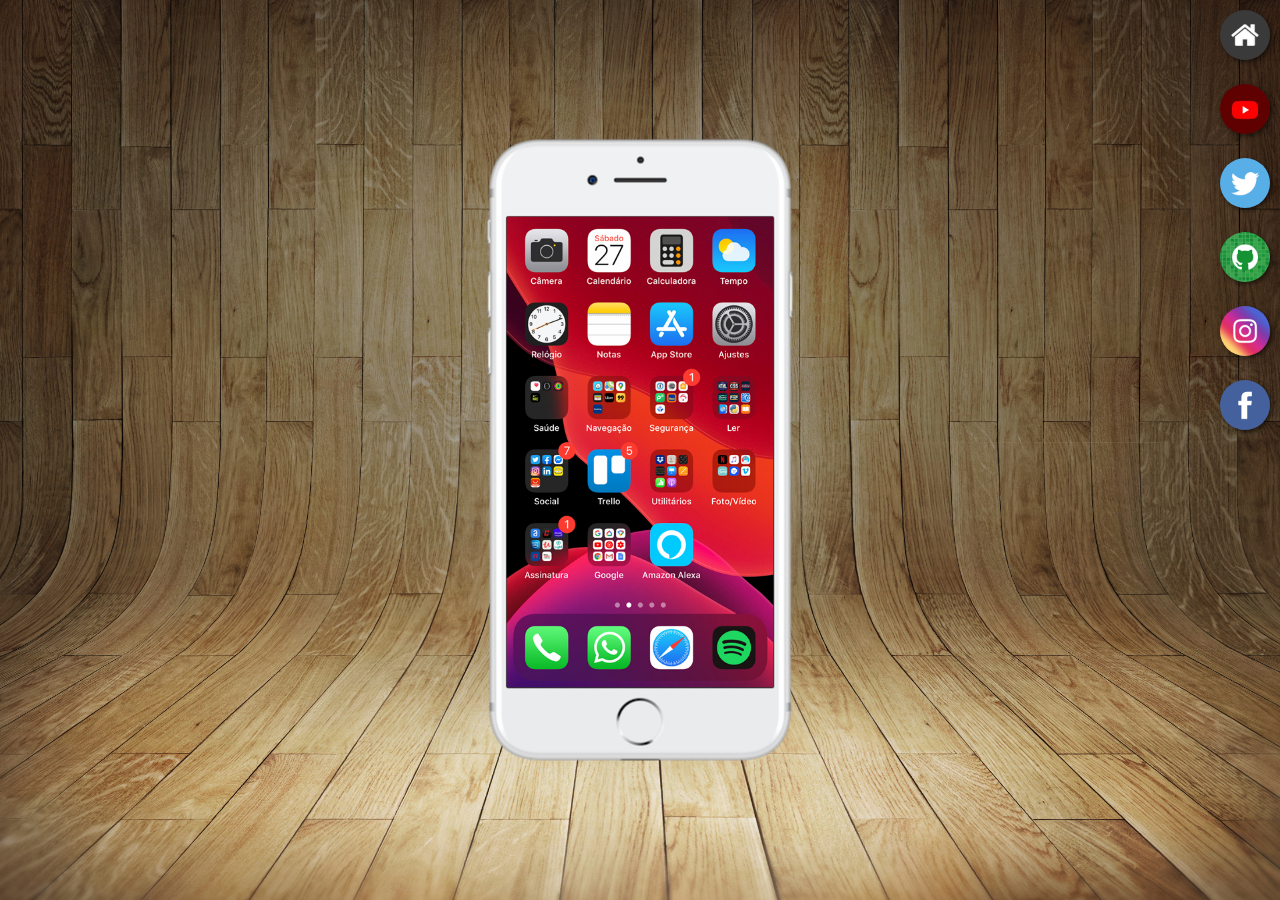
<file: index.html>
<!DOCTYPE html>
<html lang="pt-br">
<head>
    <meta charset="UTF-8">
    <meta name="viewport" content="width=device-width, initial-scale=1.0">
    <title>Projeto redes sociais</title>
    <link rel="stylesheet" href="estilos/style.css">
    <link rel="shortcut icon" href="favicon.ico" type="image/x-icon">
</head>
<body>
   <main>
     <section id="telefone">
       <iframe src="home.html" name="tela" id="tela" frameborder="0">
         Seu navegador não é compatível.
       </iframe>
     </section>

     <section id="redes-sociais">
        <a href="home.html" target="tela"><img src="imagens/logo-home.jpg" alt="home"></a> <br>
        <a href="youtube.html" target="tela"><img src="imagens/logo-youtube.jpg" alt="YouTube"></a> <br>
        <a href="twitter.html" target="tela"><img src="imagens/logo-twitter.jpg" alt="Twitter"></a> <br>
        <a href="github.html" target="tela"><img src="imagens/logo-github.jpg" alt="GitHub"></a> <br>
        <a href="instagram.html" target="tela"><img src="imagens/logo-instagram.jpg" alt="Instagram"></a> <br>
        <a href="facebook.html" target="tela"><img src="imagens/logo-facebook.jpg" alt="Facebook"></a>
     </section>
   </main>
</body>
</html>
</file>
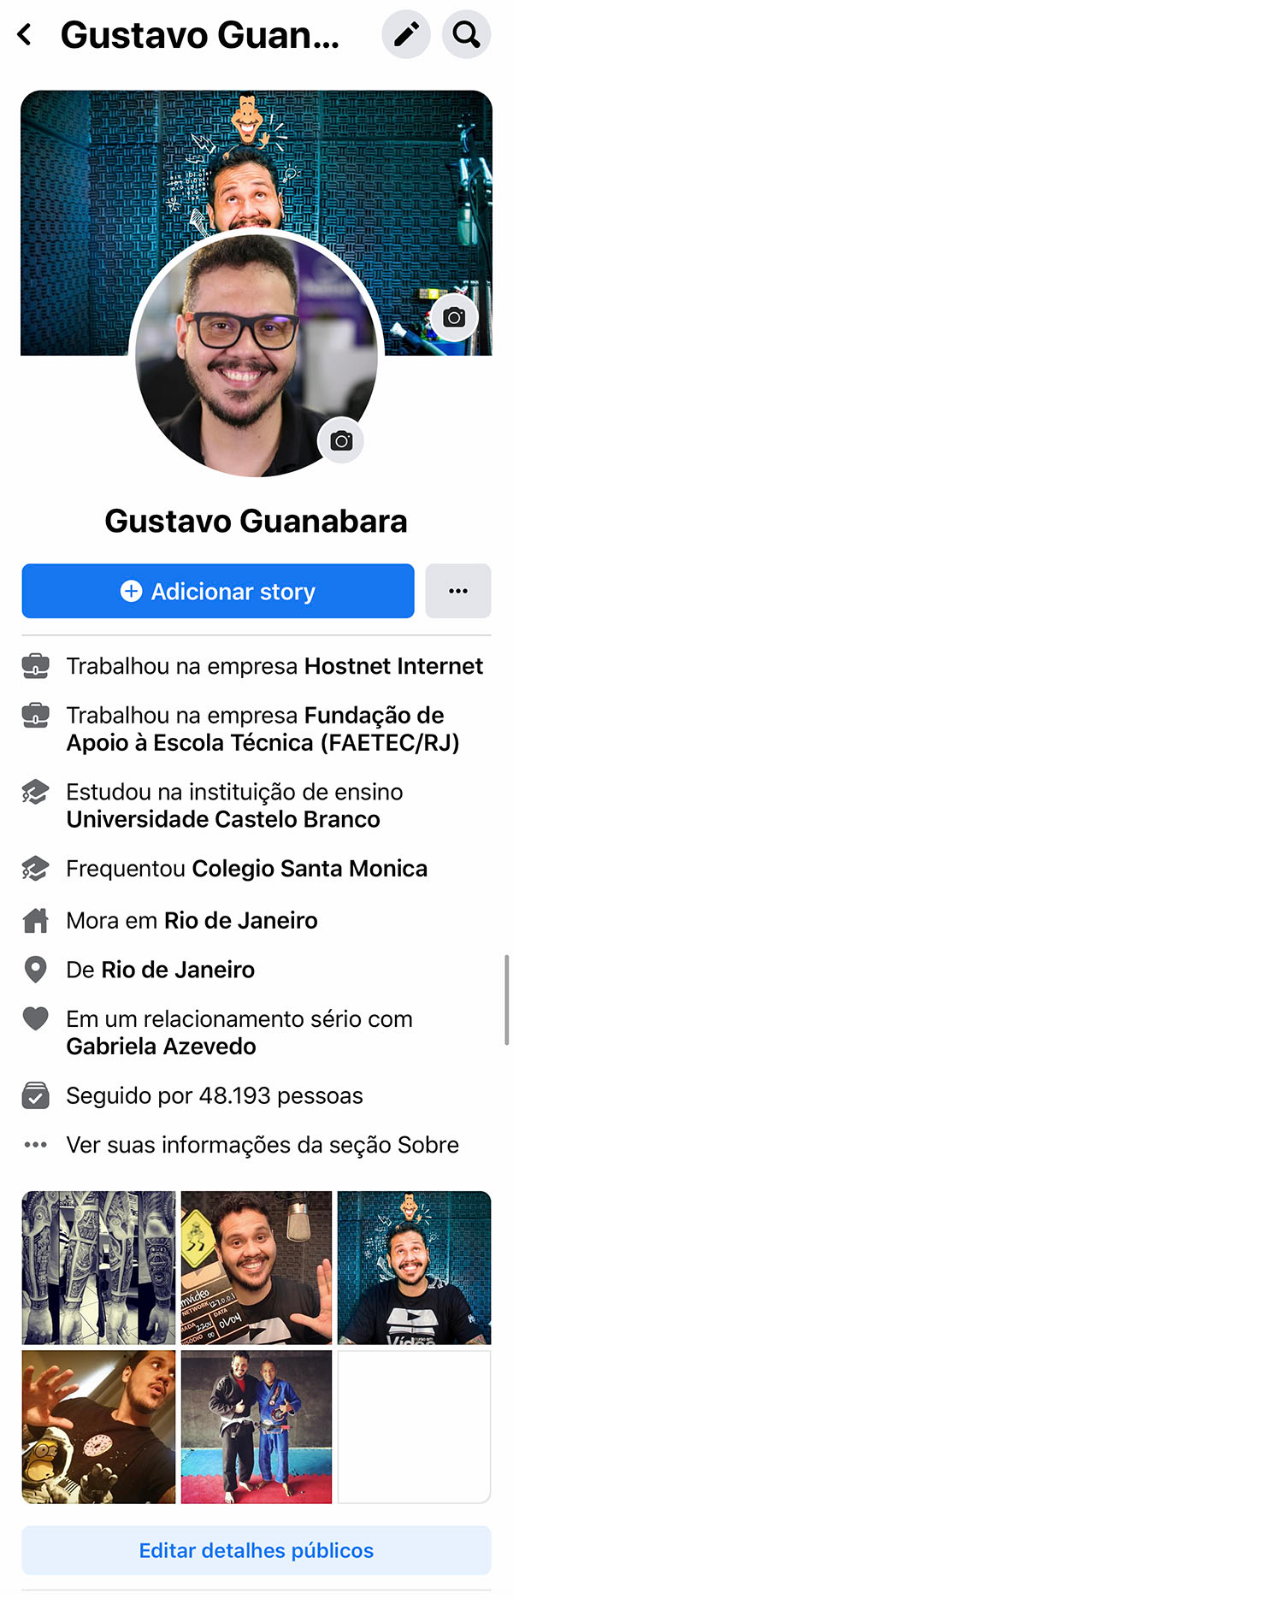
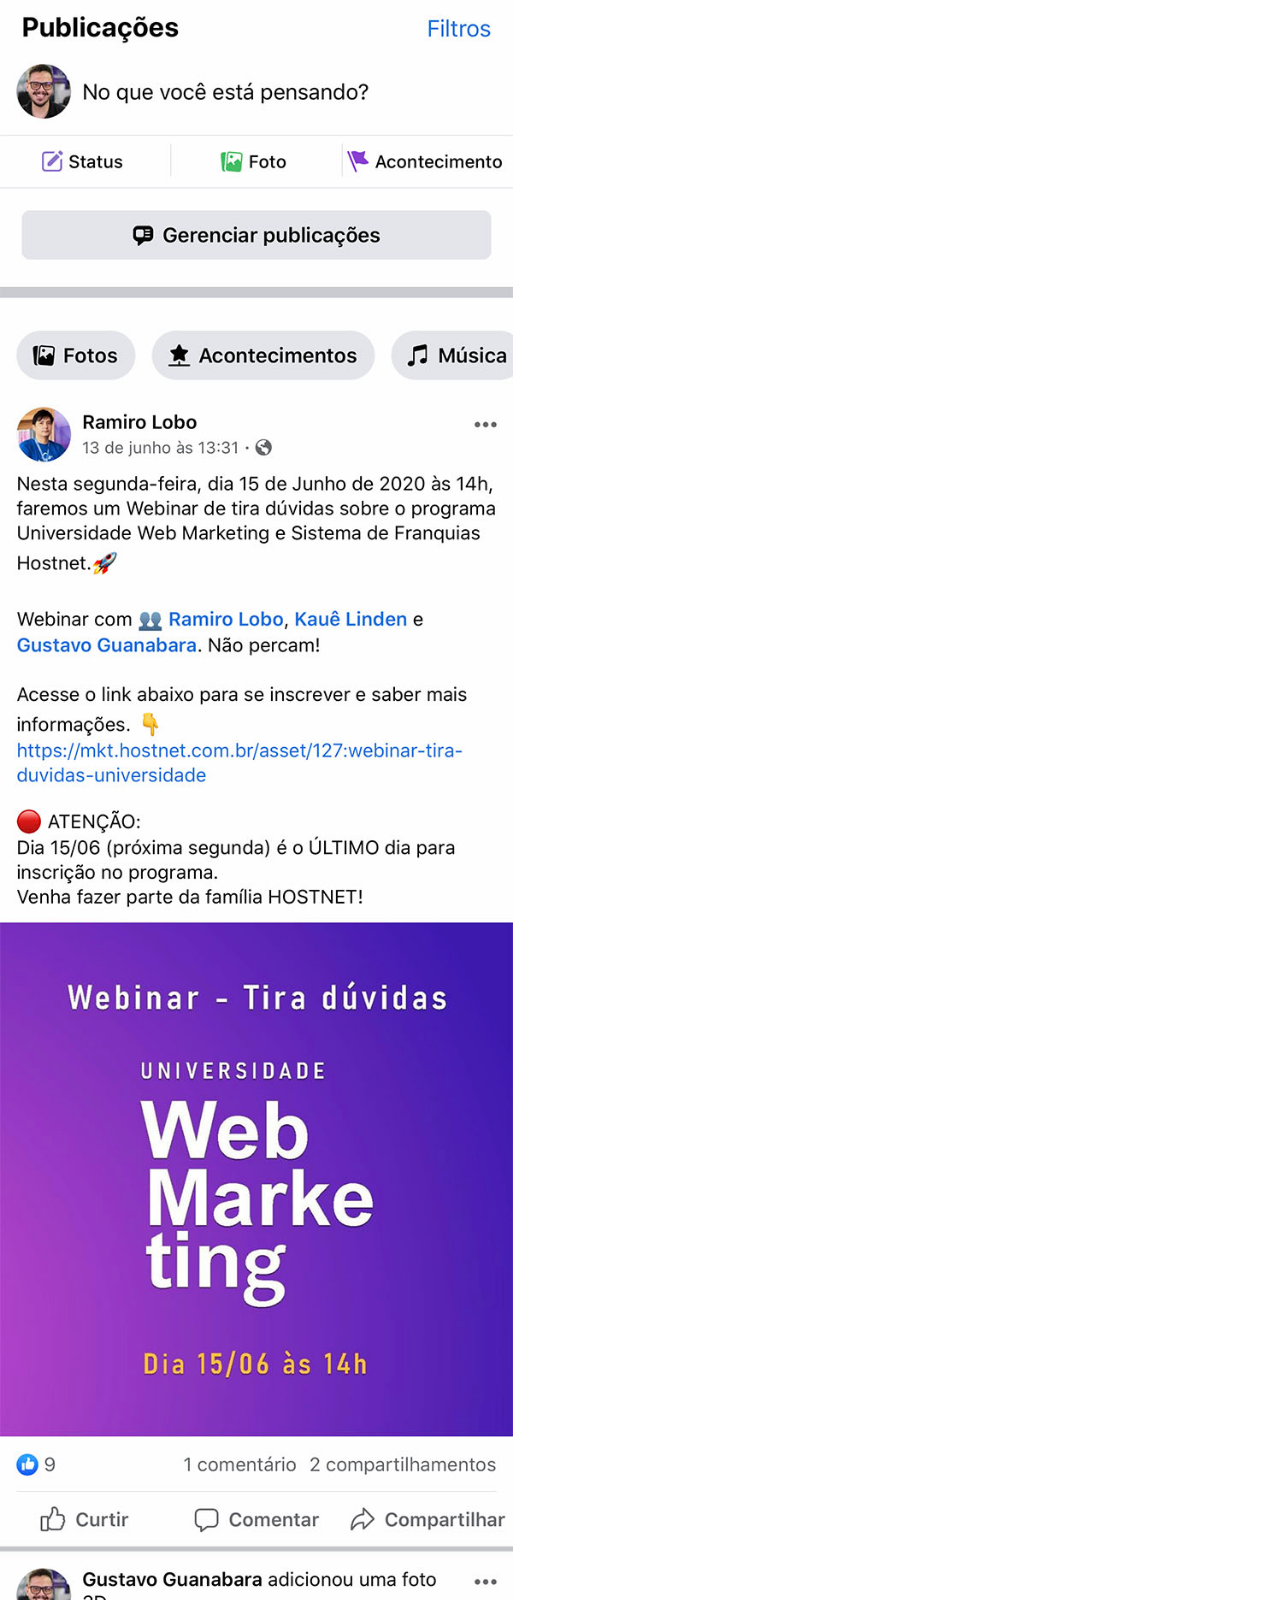
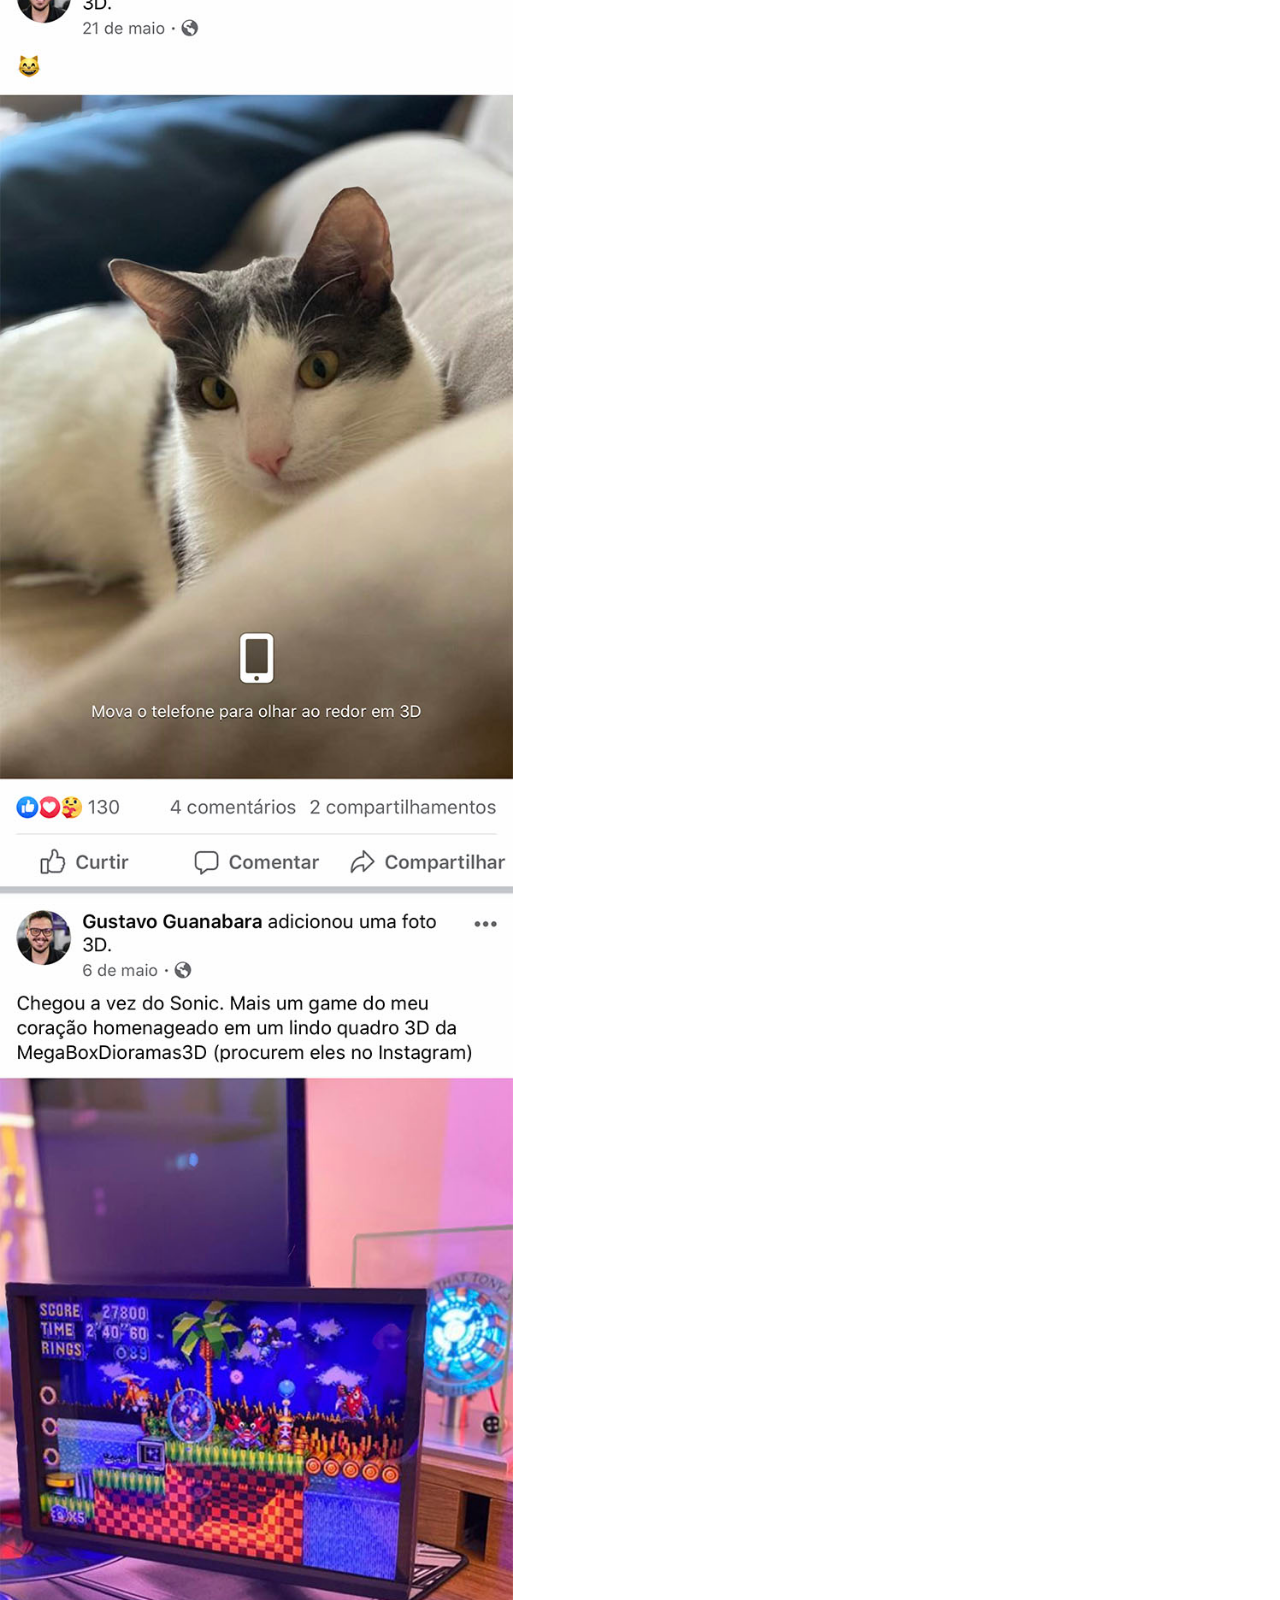
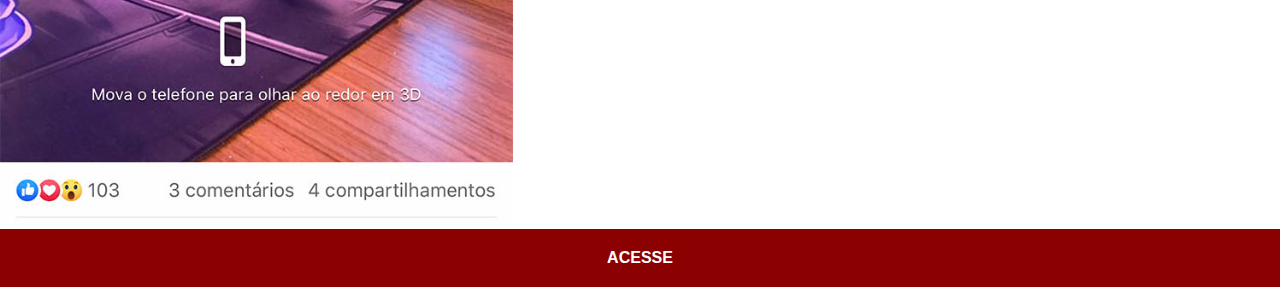
<file: facebook.html>
<!DOCTYPE html>
<html lang="pt-br">
<head>
    <meta charset="UTF-8">
    <meta name="viewport" content="width=device-width, initial-scale=1.0">
    <title>Facebook</title>
    <link rel="stylesheet" href="estilos/social.css">
</head>
<body>
    <img src="imagens/tela-facebook.jpg" alt="">
    <a href="#">ACESSE</a>
</body>
</html>
</file>
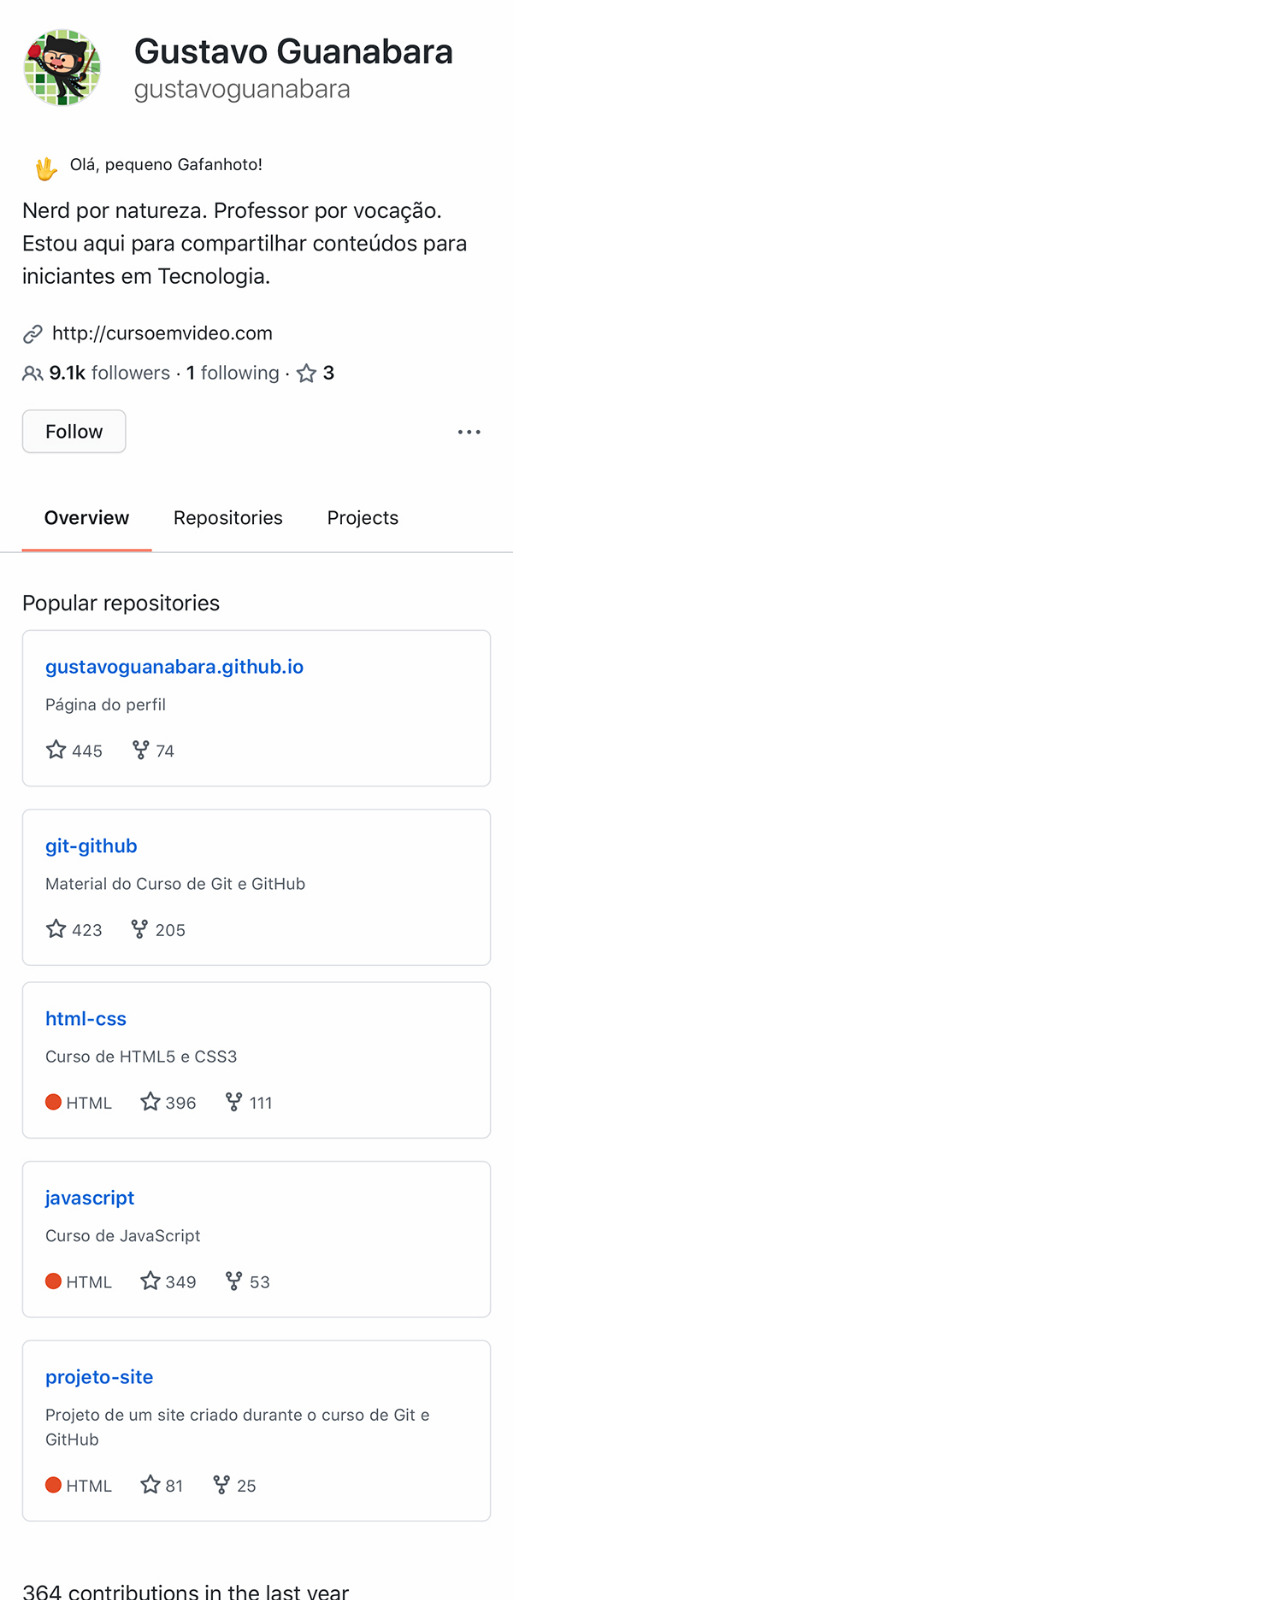
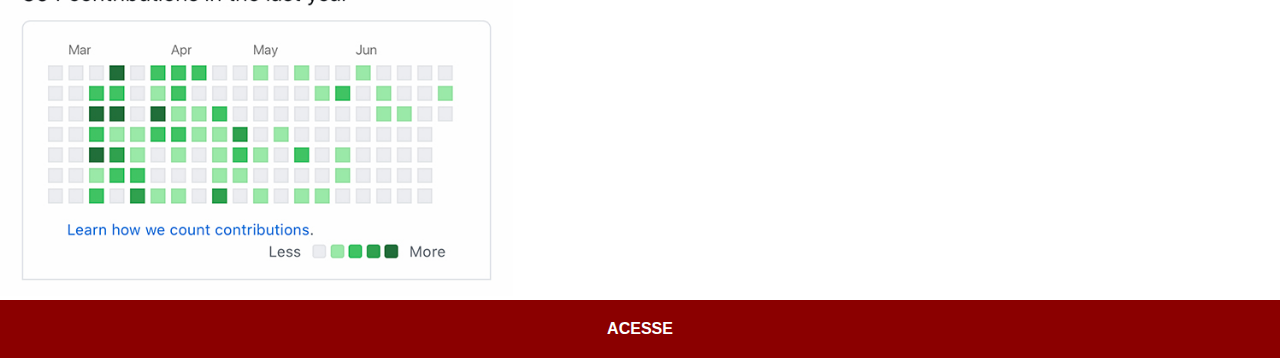
<file: github.html>
<!DOCTYPE html>
<html lang="pt-br">
<head>
    <meta charset="UTF-8">
    <meta name="viewport" content="width=device-width, initial-scale=1.0">
    <title>Github</title>
    <link rel="stylesheet" href="estilos/social.css">
</head>
<body>
    <img src="imagens/tela-github.jpg" alt="">
    <a href="#">ACESSE</a>
</body>
</html>
</file>
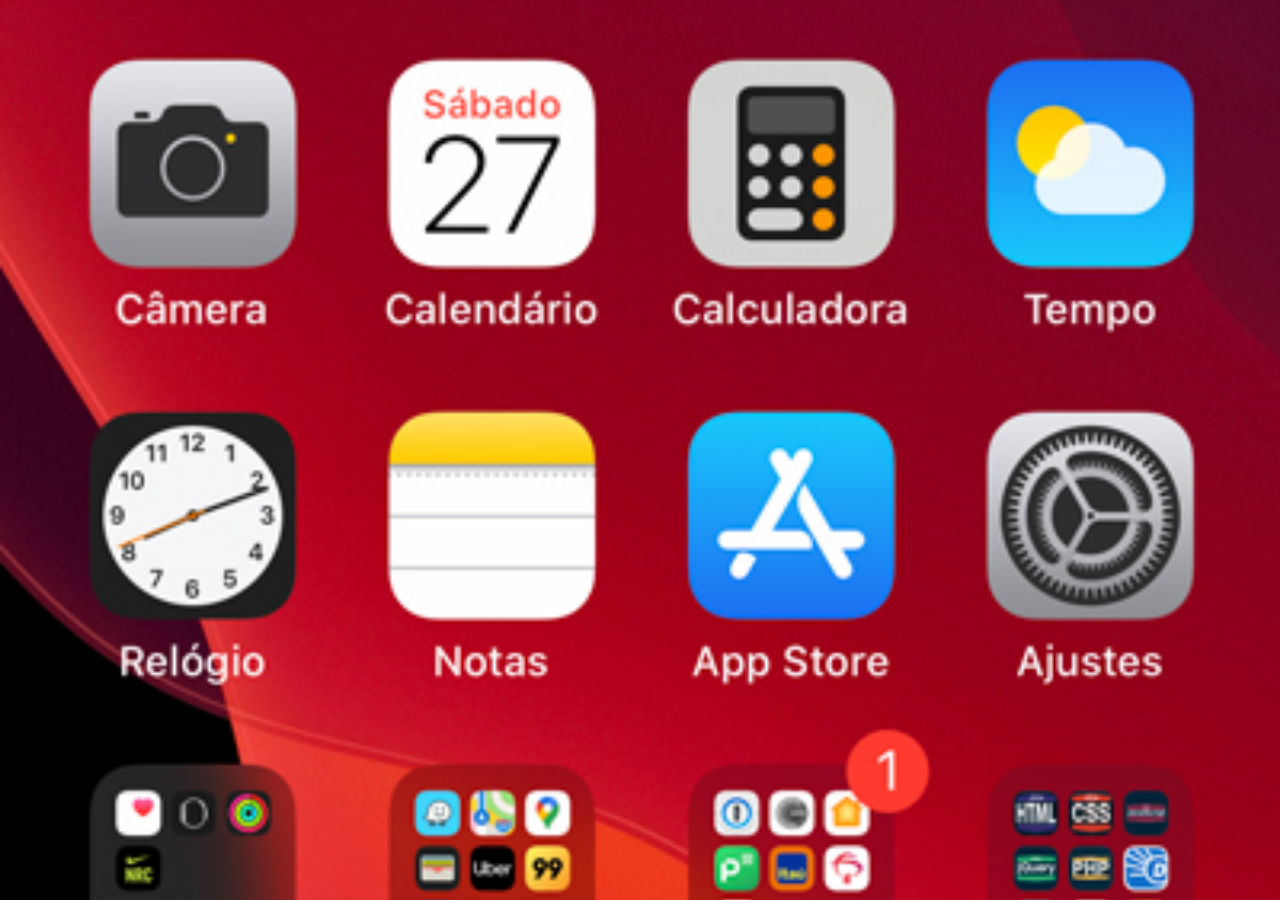
<file: home.html>
<!DOCTYPE html>
<html lang="pt-br">
<head>
    <meta charset="UTF-8">
    <meta name="viewport" content="width=device-width, initial-scale=1.0">
    <title>home</title>
    <style>
        *{
            margin: 0px;
            padding: 0px;
        }

        body{
            width: 100vw;
            height: 100vh;
            background: black url('imagens/tela-home.jpg') no-repeat top center;
            background-size: cover;
        }
    </style>
</head>
<body>
    
</body>
</html>
</file>
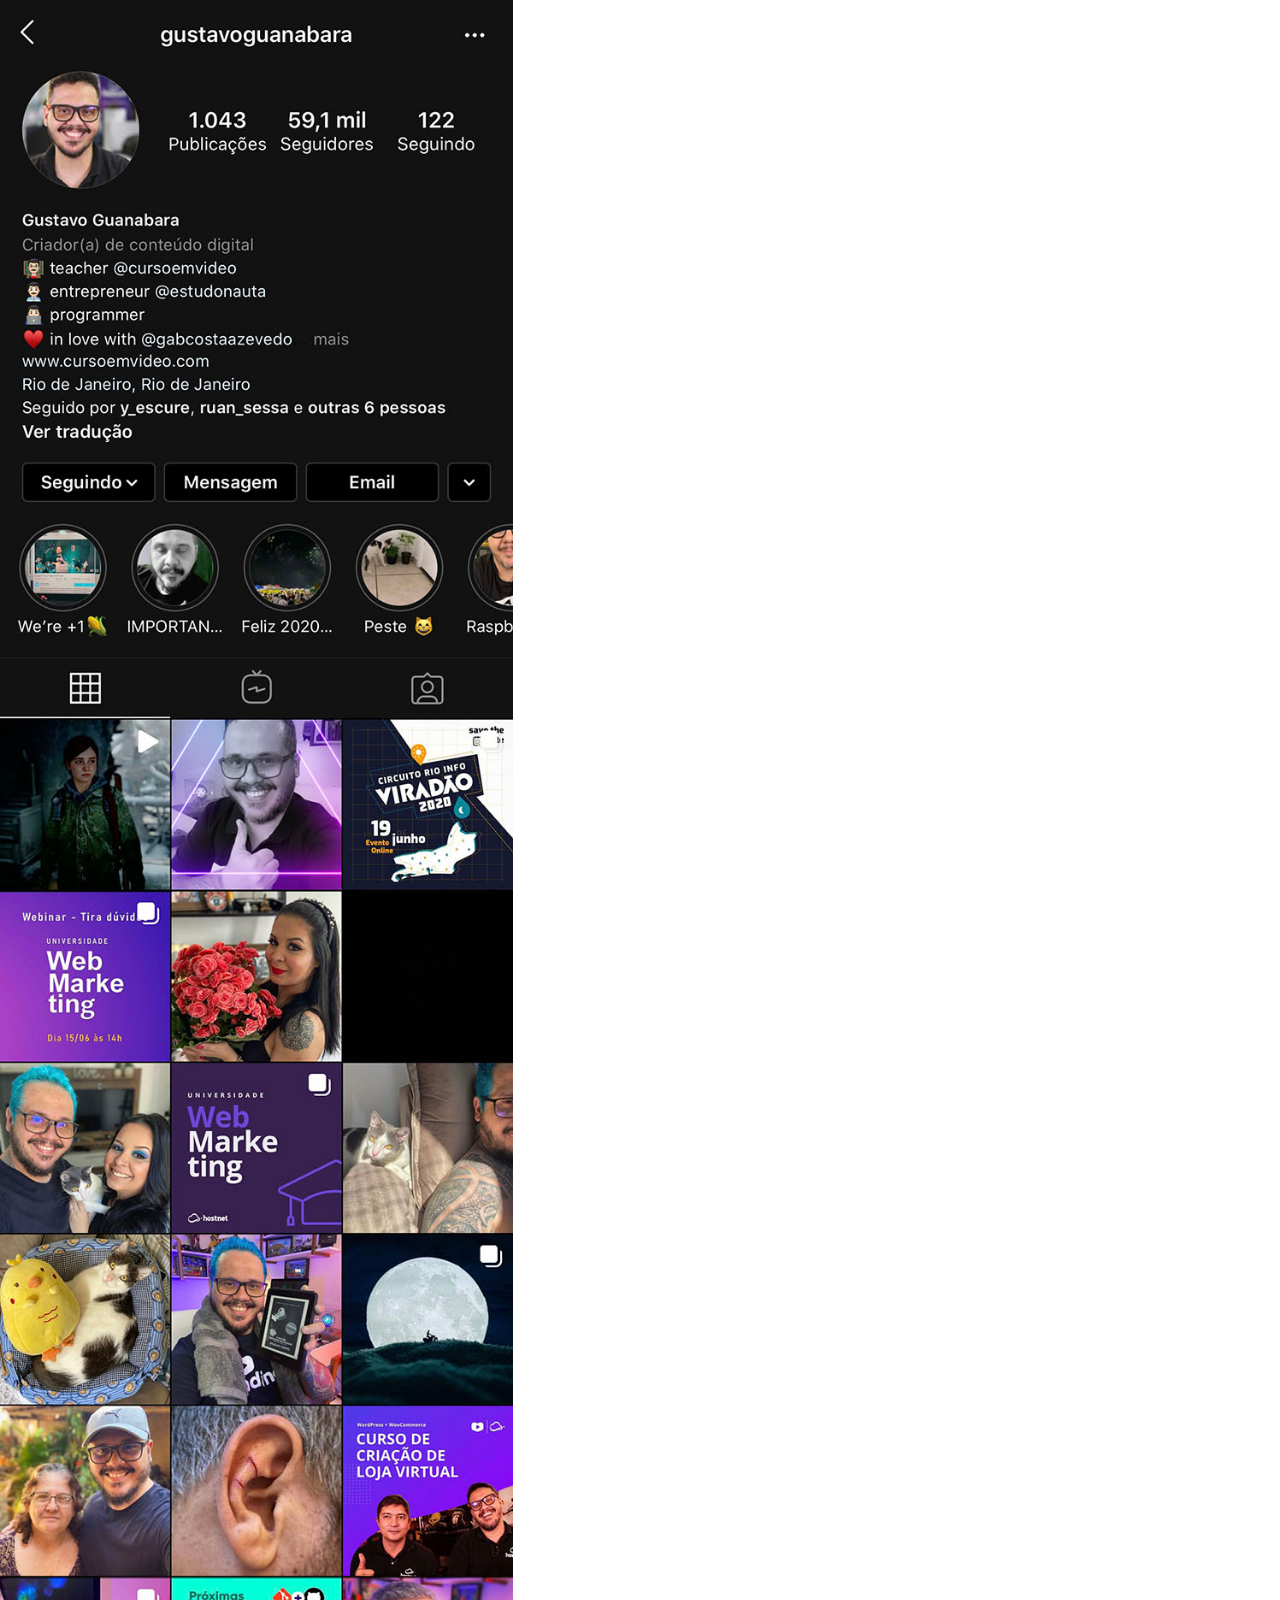
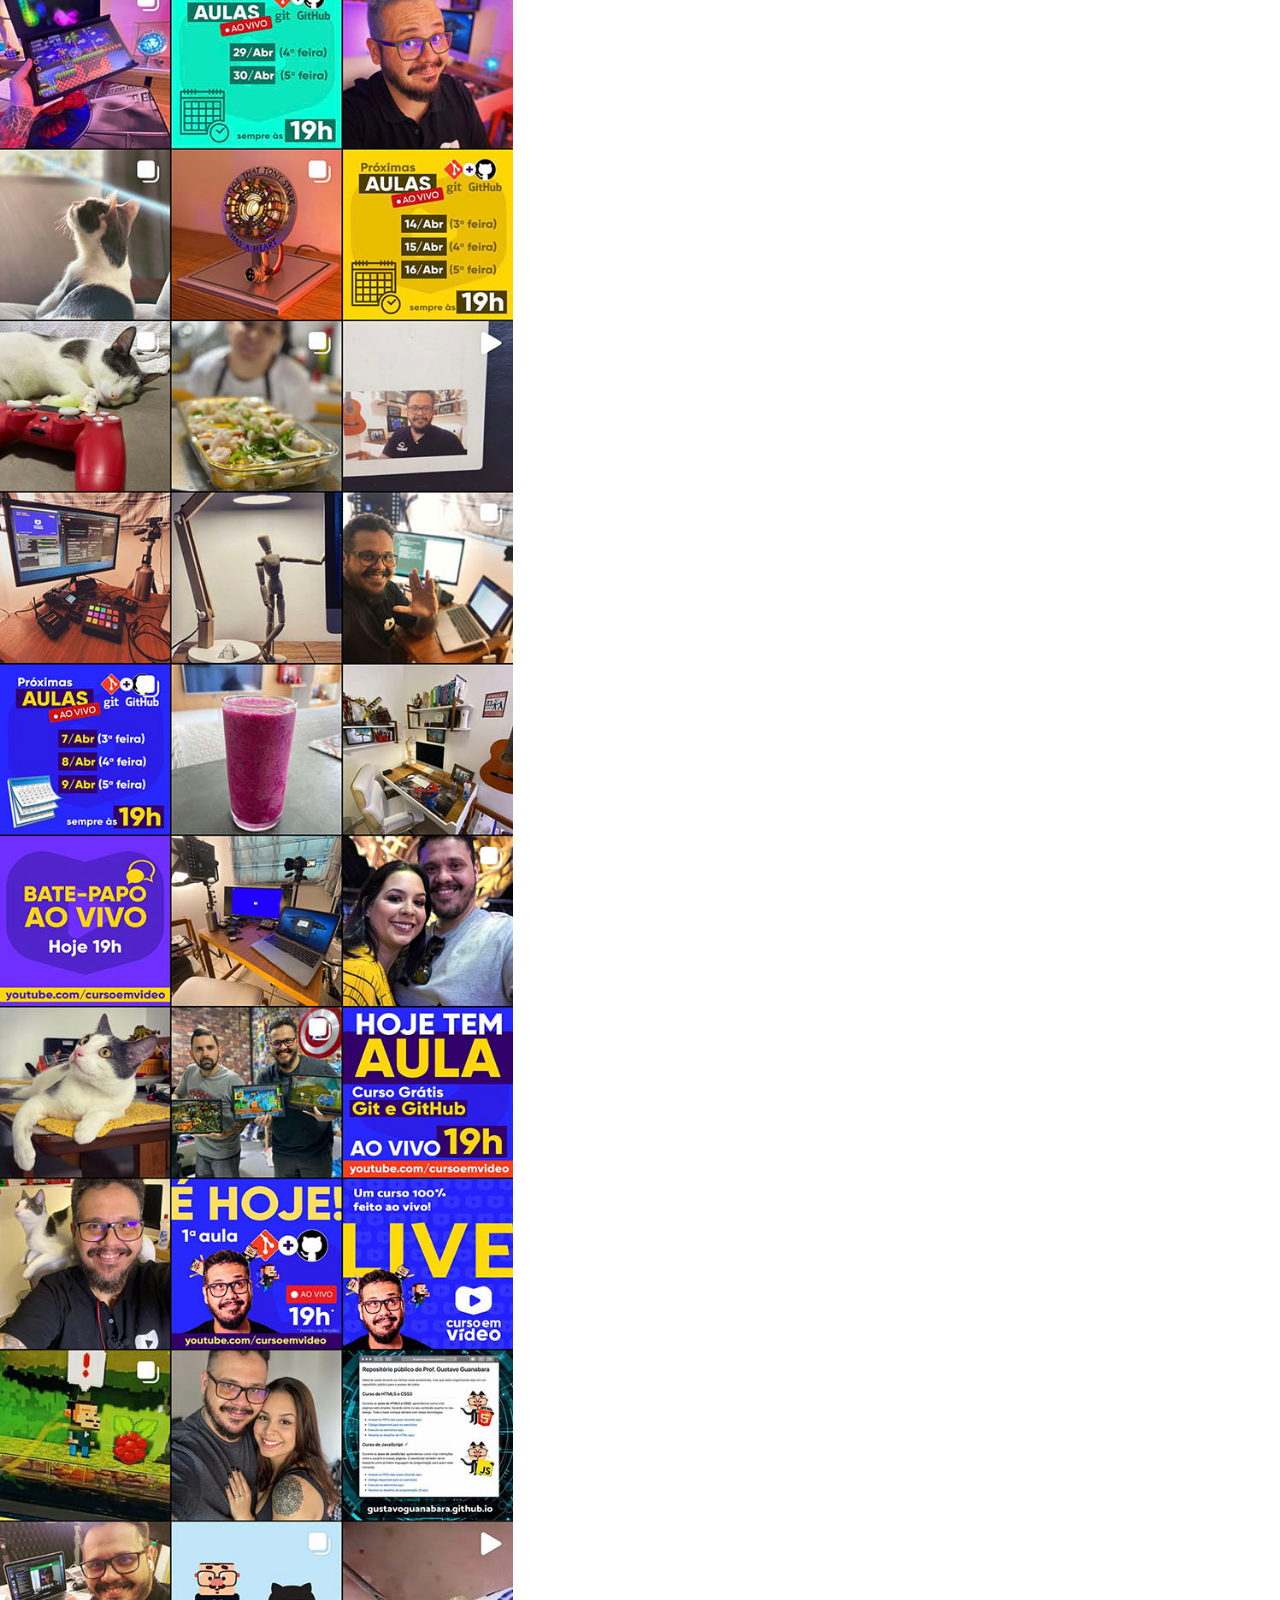
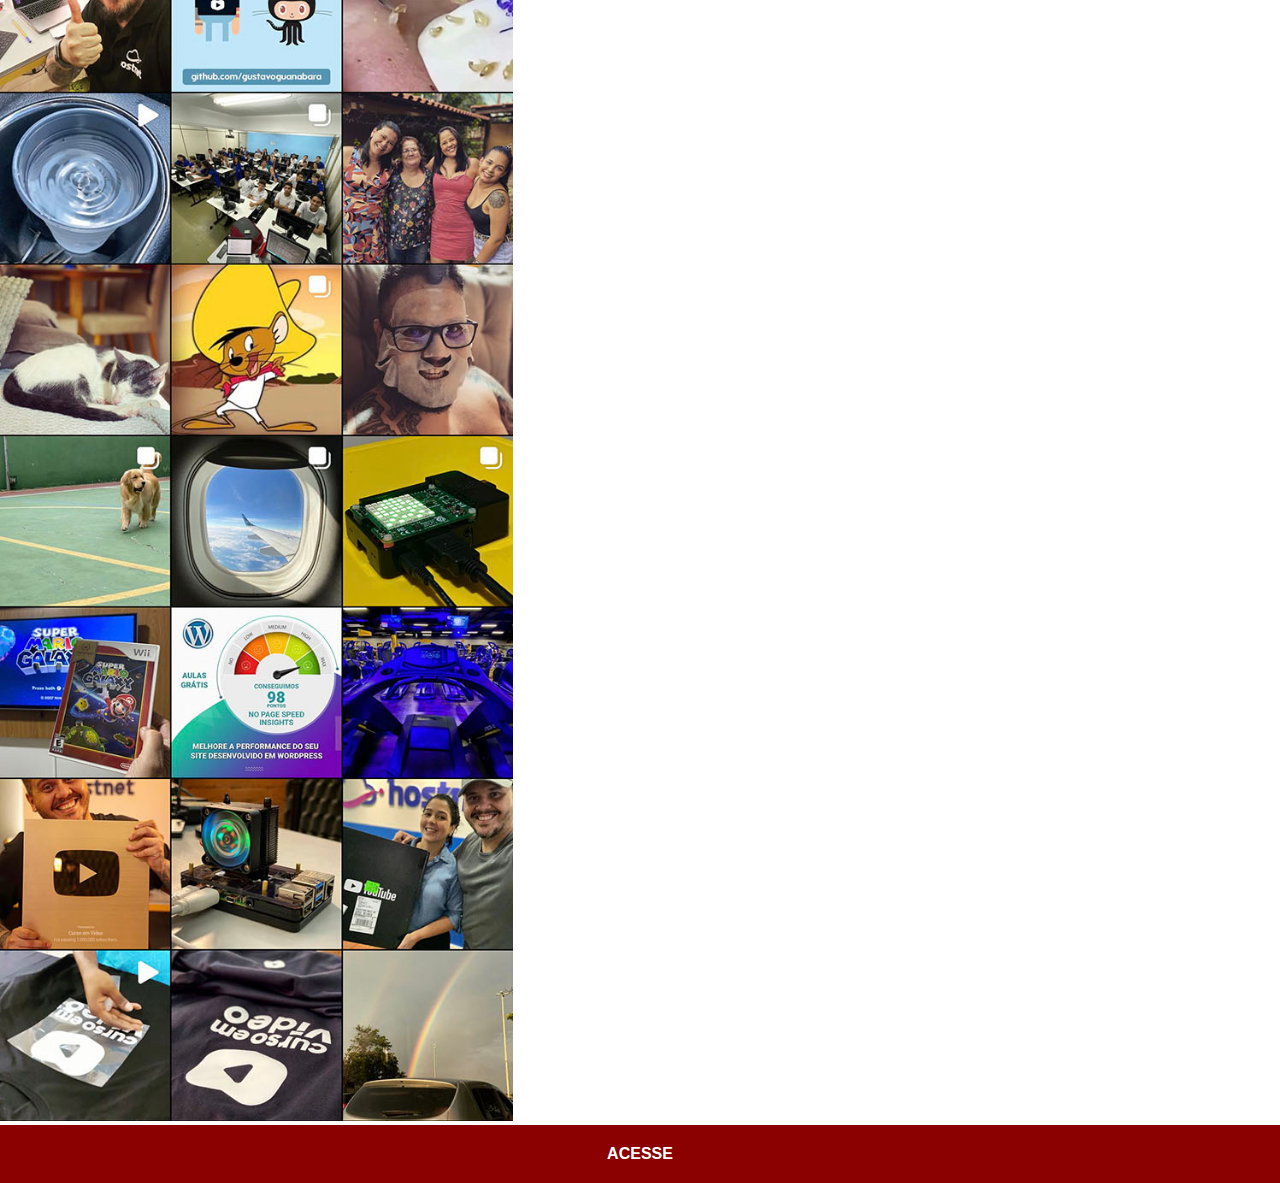
<file: instagram.html>
<!DOCTYPE html>
<html lang="pt-br">
<head>
    <meta charset="UTF-8">
    <meta name="viewport" content="width=device-width, initial-scale=1.0">
    <title>Instagram</title>
    <link rel="stylesheet" href="estilos/social.css">
</head>
<body>
    <img src="imagens/tela-instagram.jpg" alt="">
    <a href="#">ACESSE</a>
</body>
</html>
</file>
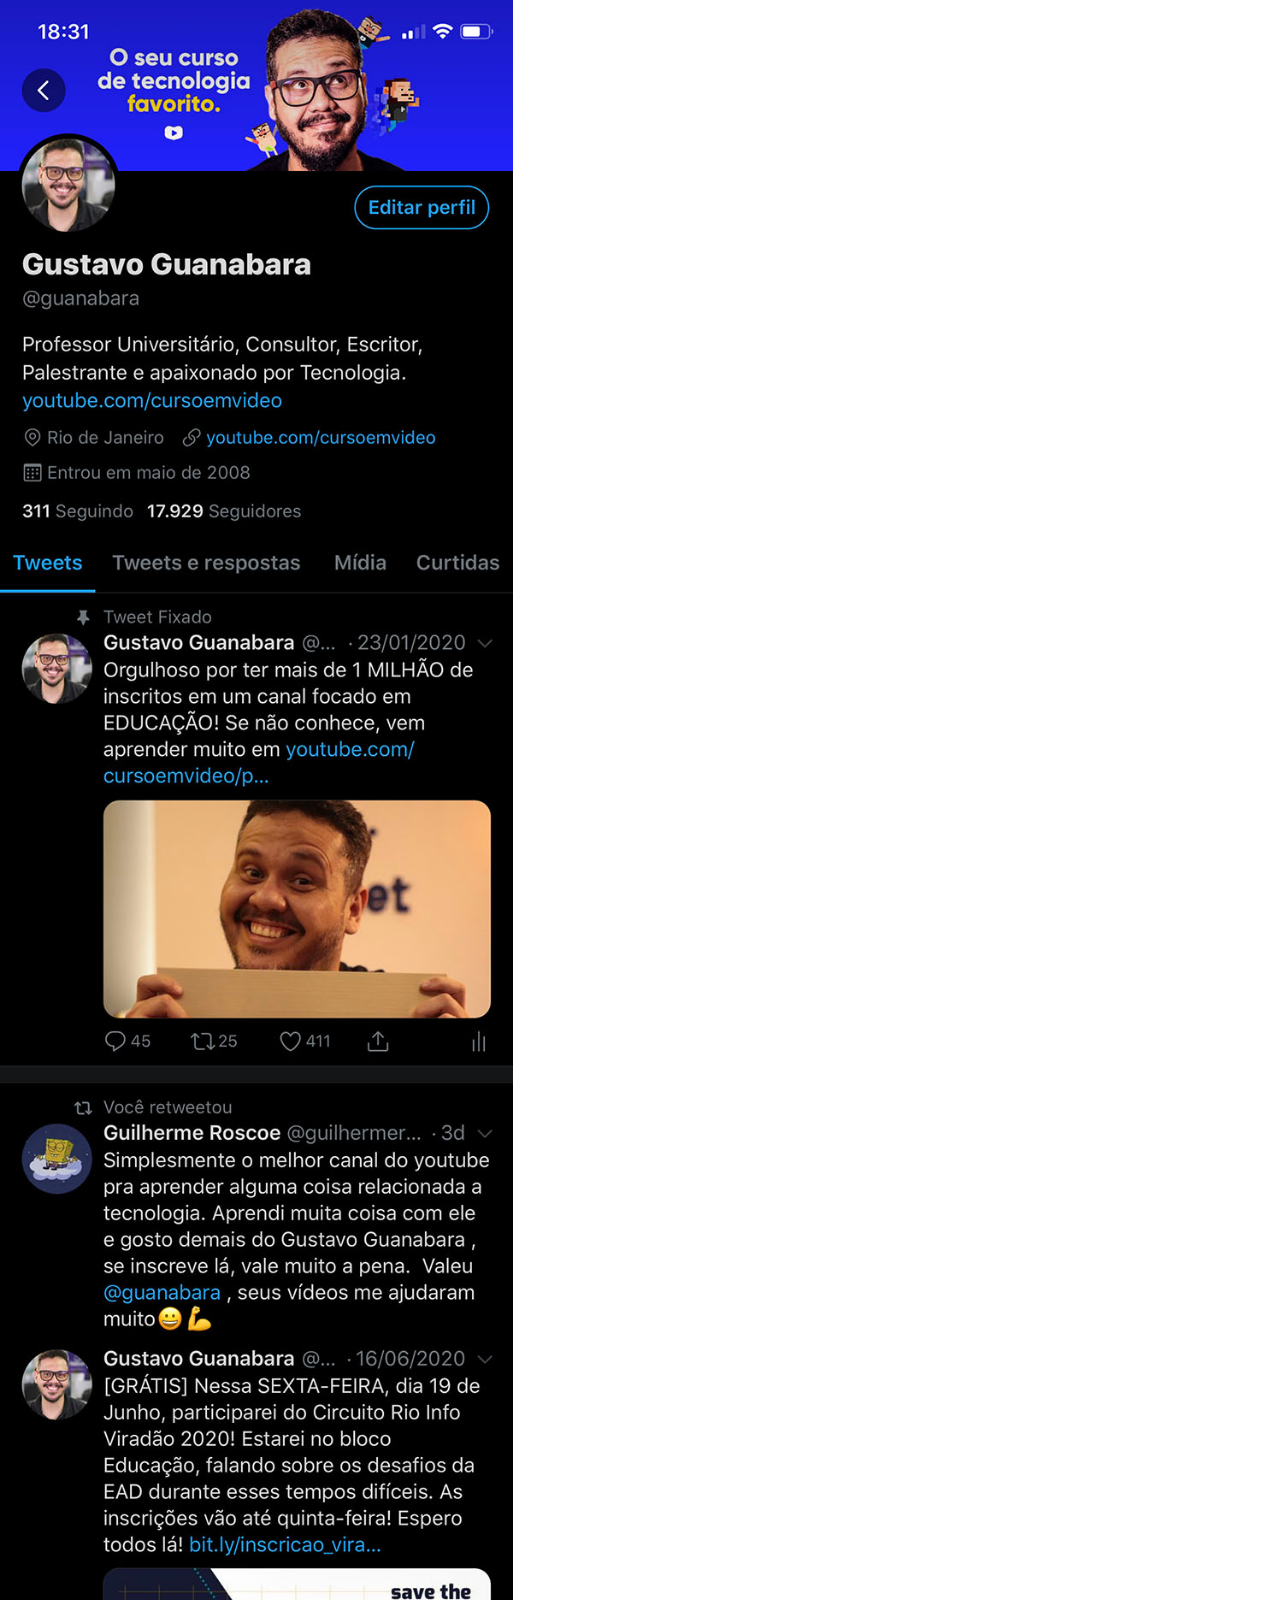
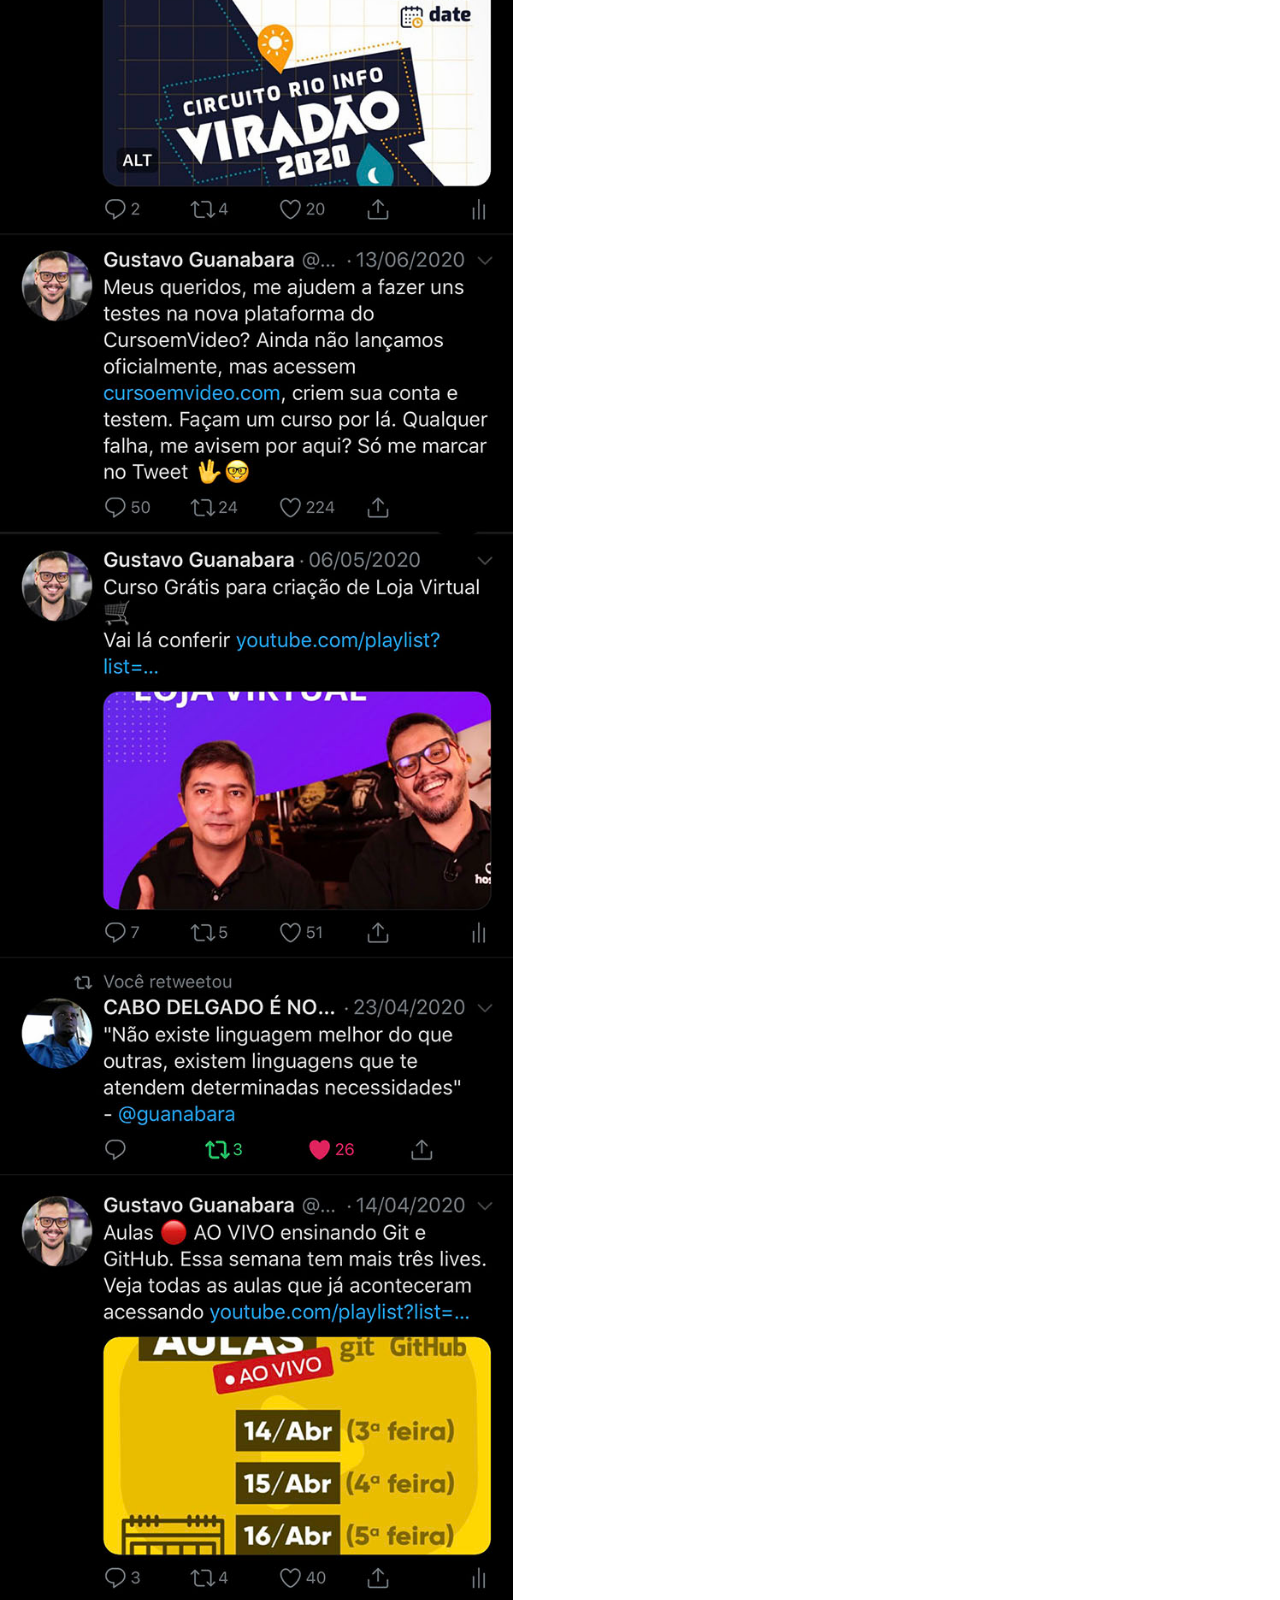
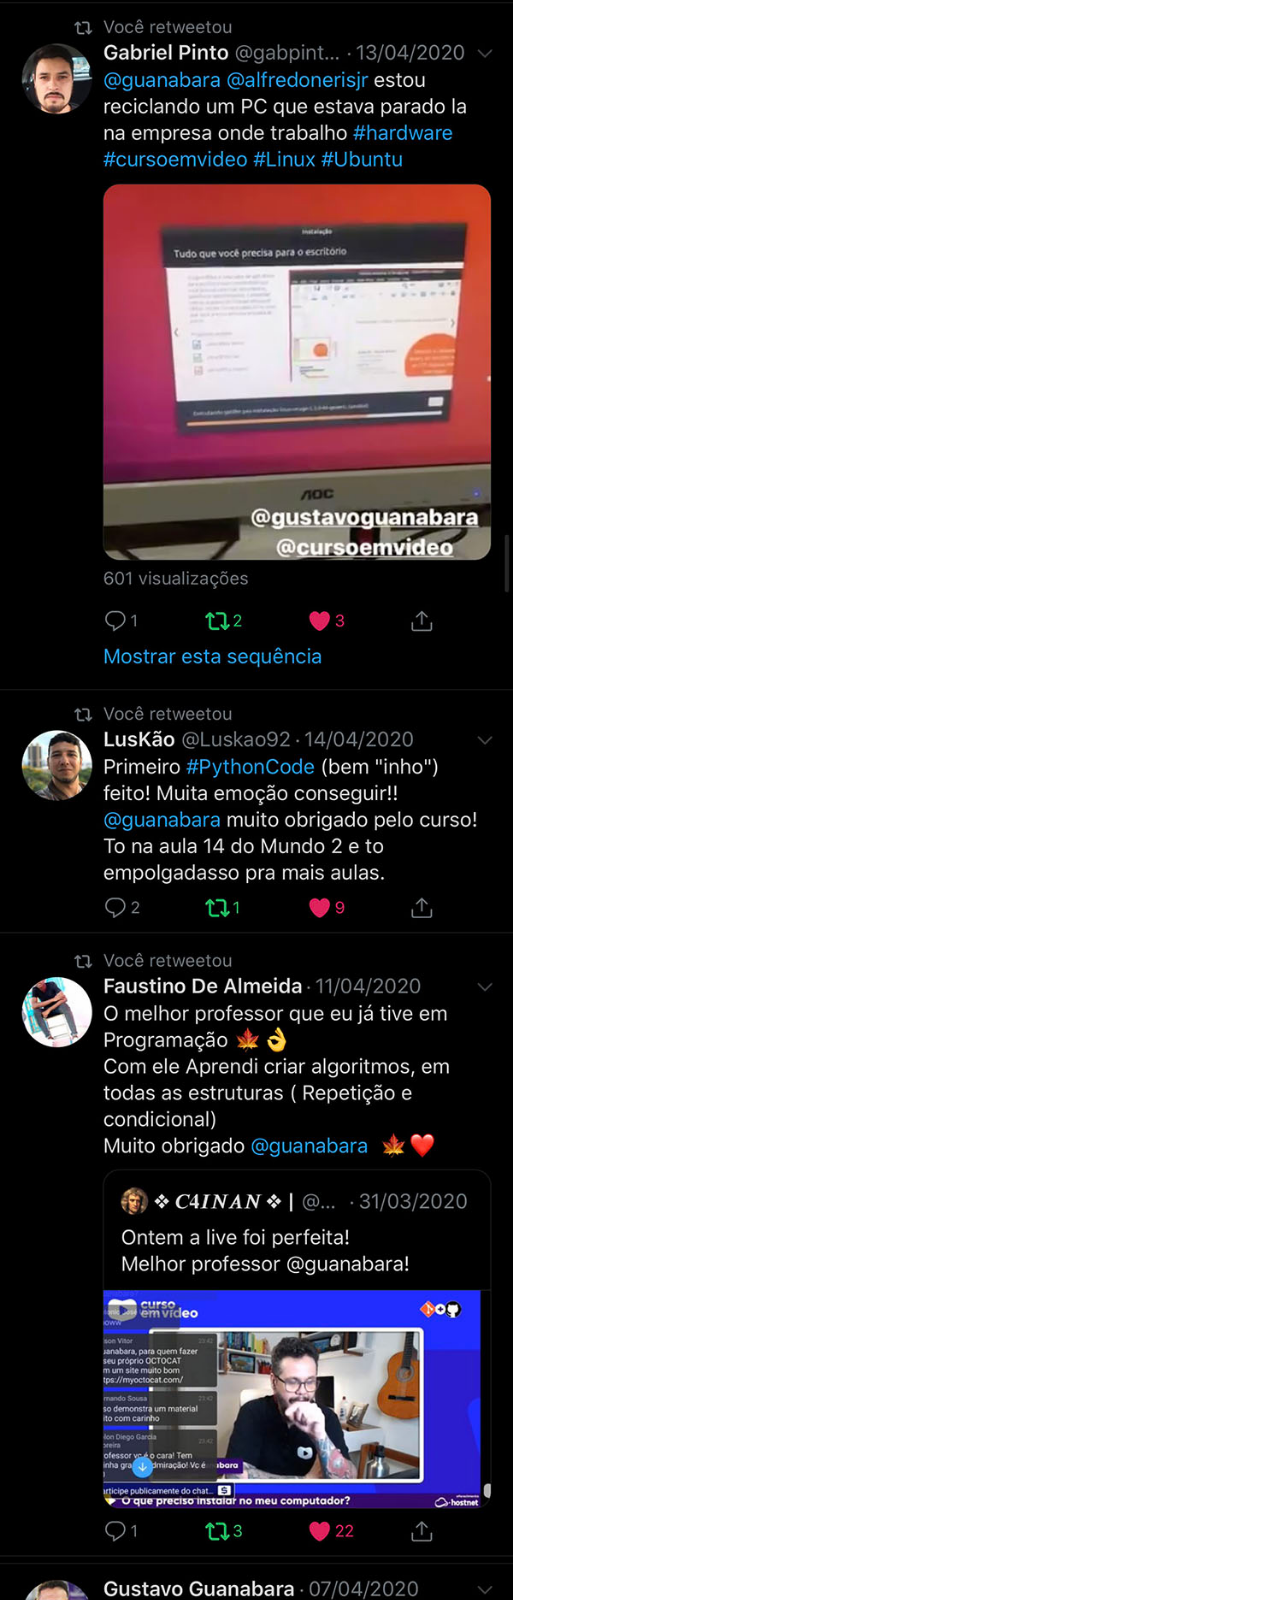
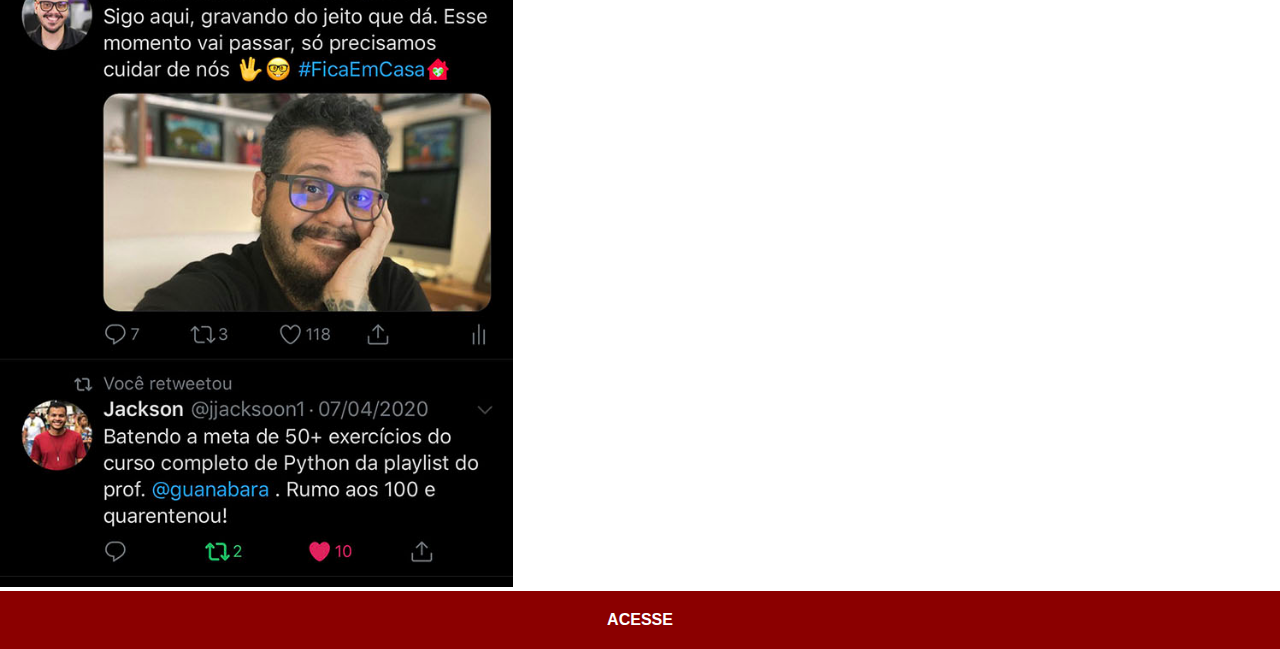
<file: twitter.html>
<!DOCTYPE html>
<html lang="pt-br">
<head>
    <meta charset="UTF-8">
    <meta name="viewport" content="width=device-width, initial-scale=1.0">
    <title>Twitter</title>
    <link rel="stylesheet" href="estilos/social.css">
</head>
<body>
    <img src="imagens/tela-twitter.jpg" alt="">
    <a href="#">ACESSE</a>
</body>
</html>
</file>
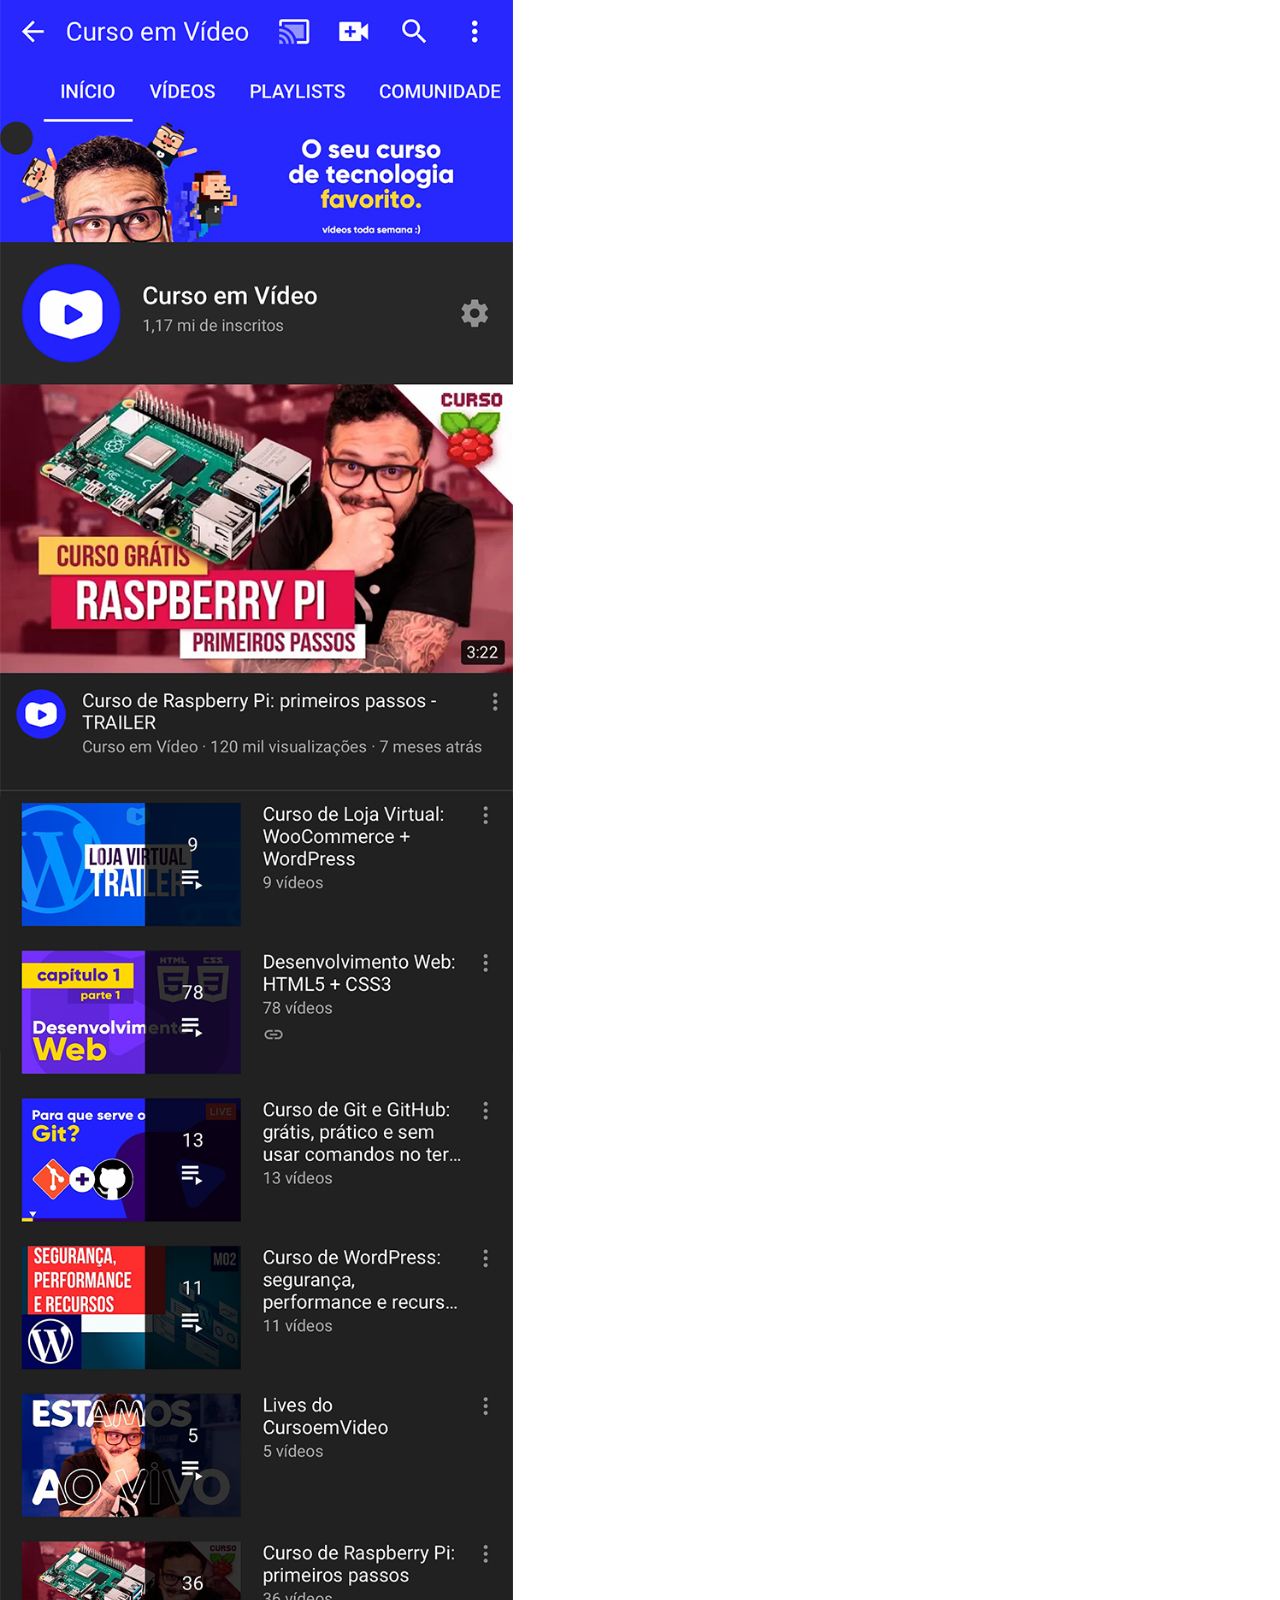
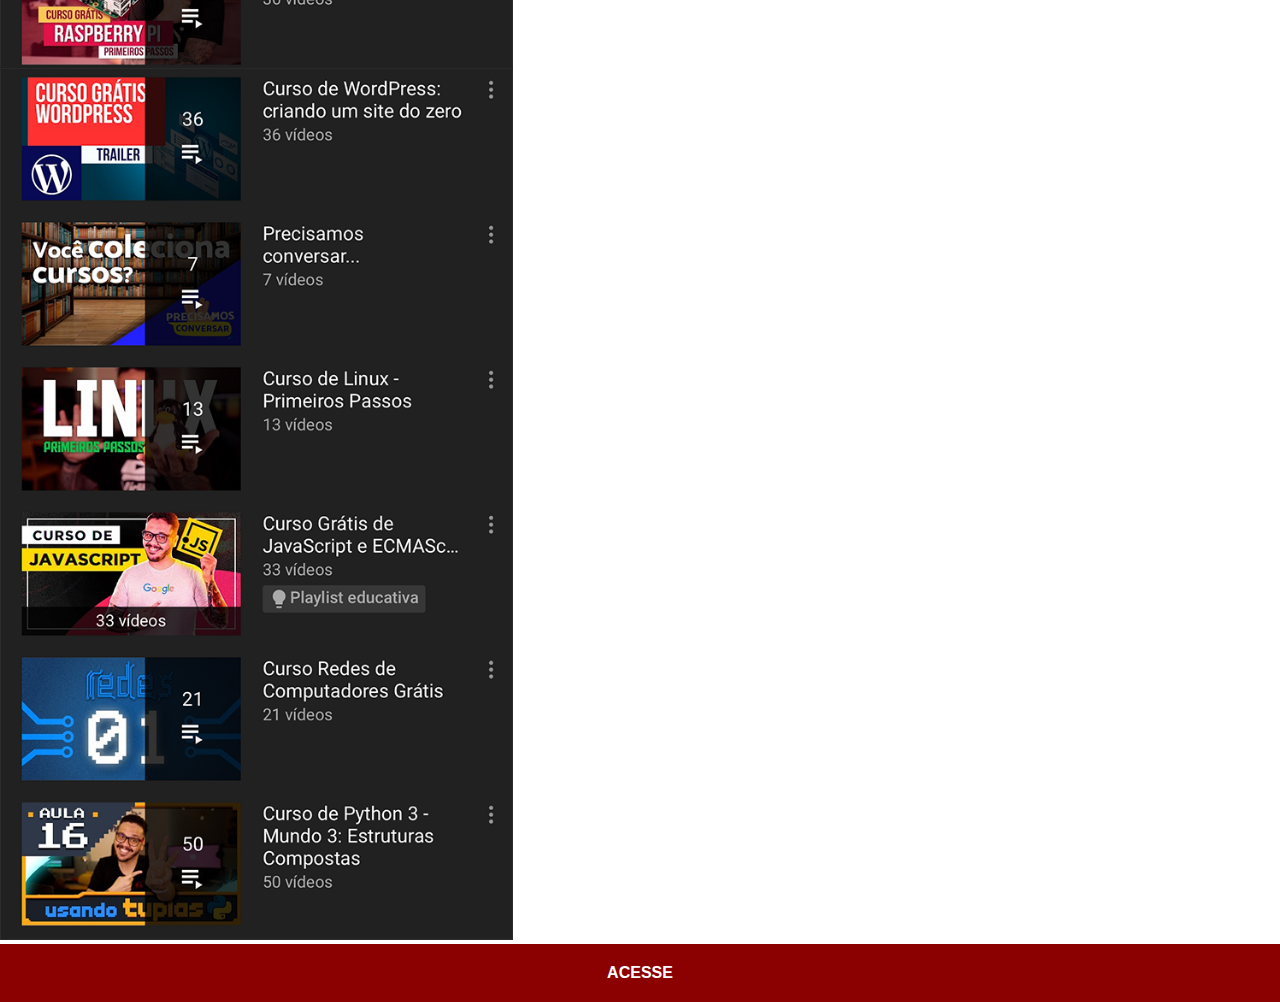
<file: youtube.html>
<!DOCTYPE html>
<html lang="pt-br">
<head>
    <meta charset="UTF-8">
    <meta name="viewport" content="width=device-width, initial-scale=1.0">
    <title>YouTube</title>
   <link rel="stylesheet" href="estilos/social.css">
</head>
<body>
    <img src="imagens/tela-youtube.png" alt="">
    <a href="https://www.youtube.com/@CursoemVideo" target="_blank">ACESSE</a>
</body>
</html>
</file>
<file: estilos/style.css>
@charset "UTF-8";

* {
    margin: 0px;
    padding: 0px;
    font-family: Arial, Helvetica, sans-serif;
}

html,body {
    height: 100vh;
    width: 100vw;
    background-color: black;
}

body {
    background: url('../imagens/fundo-madeira.jpg') no-repeat top center;
    background-size: cover;
    background-attachment: fixed;
}

main {
    height: 100vh;
    position: relative;
}

#telefone {
    position: absolute;
    top: 50%;
    left: 50%;
    transform: translate(-50%, -50%);

    height: 627px;
    width: 311px;
    background: url('../imagens/frame-iphone.png') no-repeat ;
}

#tela{
    position: relative;
    top: 80px;
    left: 22px;
    width: 267px;
    height: 471px;
}

#redes-sociais{
    text-align: right;
}

#redes-sociais img {
   width: 50px;
   margin: 10px;
   border-radius: 50%;
   box-shadow: 2px 2px 5px rgba(0, 0, 0, 0.595);
   box-sizing: border-box; /*..esse comando faz com que a borda fique dentro da caixa e, consequentemente, as imagens abaixo não se movem quando o mause passa na img acima delas..*/
}

#redes-sociais img:hover {
    border: 2px solid rgba(255, 255, 255, 0.607);
    transform: translate(-3px, -3px);
    box-shadow: 5px 5px 10px rgba(0, 0, 0, 0.489);
    transition: transform 0.5s, border 1s; /*..comando p/ animação dos botões..*/
}
</file>
<file: estilos/social.css>
@charset "UTF-8";

*{
 margin: 0px;
 padding: 0px;
 font-family: Arial, Helvetica, sans-serif;
}

::-webkit-scrollbar{
 width: 0px;
 height: 0px;
}

img{
 width: 57vh;
}

a{
 display: block;
 background-color: darkred;
 color: white;
 padding: 20px;
 text-align: center;
 font-weight: bolder;
 text-decoration: none;
}

a:hover{
 background-color: red;
}
</file>
